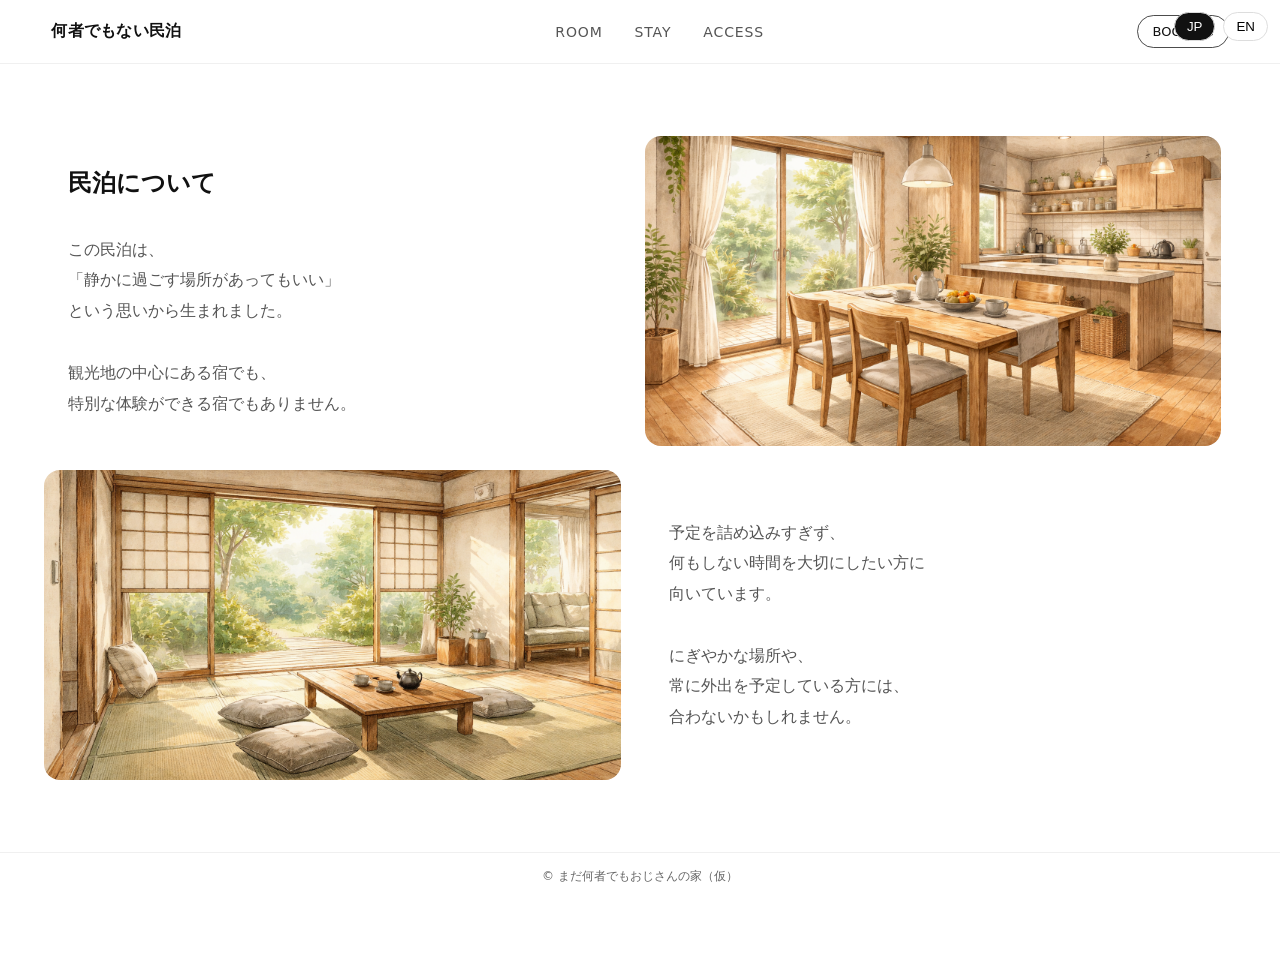
<file: index.html>
<!doctype html>
<html lang="ja">
<head>
  <meta charset="utf-8">
  <meta name="viewport" content="width=device-width, initial-scale=1">
  <title>何者でもない民泊｜民泊</title>
  <meta name="description" content="金沢観光の拠点に便利な立地。静かに過ごすための一軒家の民泊です。">
  <link rel="stylesheet" href="./style.css">
</head>

<body>
  <!-- Header -->
  <header class="site-header">
    <div class="header-inner">
      <a class="brand" href="#top">
        <span data-lang="jp">何者でもない民泊</span>
        <span data-lang="en" hidden>Nameless Stay</span>
      </a>

      <nav class="gnav" aria-label="Primary">
        <a href="#room">ROOM</a>
        <a href="#stay">STAY</a>
        <a href="#access">ACCESS</a>
      </nav>

      <a class="cta" href="./booking.html">BOOKING</a>
    </div>
  </header>

  <!-- Language switch -->
  <div class="langbar" aria-label="Language switch">
    <button type="button" data-lang-btn="jp" class="active">JP</button>
    <button type="button" data-lang-btn="en">EN</button>
  </div>

  <!-- Snap container -->
  <main class="snap">
    <!-- HERO -->
    <section class="hero snap-section" id="top">
      <img class="hero__img" src="./img/house-view.png" alt="建物の外観">
      <div class="hero__overlay">
        <div class="hero__content">
          <h1>
            <span data-lang="jp">まだ何者でもおじさんの家（仮）</span>
            <span data-lang="en" hidden>A Simple House Run by Ordinary People</span>
          </h1>
          <p class="note">
            <span data-lang="jp">普通の一軒家に、泊まるという選択。</span>
            <span data-lang="en" hidden>A quiet house in Kanazawa.</span>
          </p>
        </div>
      </div>
    </section>

    <!-- LOCATION -->
    <section class="location-hero snap-section" id="location">
      <img class="location-hero__img" src="./img/kanazawa-location.png" alt="金沢観光地アクセス">
      <div class="location-hero__content">
        <h2>
          <span data-lang="jp">金沢観光にちょうどいい場所</span>
          <span data-lang="en" hidden>Convenient location in Kanazawa</span>
        </h2>
        <p class="note">
          <span data-lang="jp">観光のあと、静かに休むための場所。</span>
          <span data-lang="en" hidden>A quiet base after sightseeing.</span>
        </p>
      </div>
    </section>

    <!-- ABOUT -->
    <section class="snap-section" id="about">
      <div class="about-grid">
        <div class="about-cell about-text">
          <h2>
            <span data-lang="jp">民泊について</span>
            <span data-lang="en" hidden>About</span>
          </h2>

          <p class="note">
            <span data-lang="jp">
              この民泊は、<br>
              「静かに過ごす場所があってもいい」<br>
              という思いから生まれました。
            </span>
            <span data-lang="en" hidden>
              This house was created with the idea that<br>
              it’s okay to have a quiet place to simply stay.
            </span>
          </p>

          <p class="note">
            <span data-lang="jp">
              観光地の中心にある宿でも、<br>
              特別な体験ができる宿でもありません。
            </span>
            <span data-lang="en" hidden>
              It is not located in the heart of tourist areas,<br>
              nor is it a place for special experiences.
            </span>
          </p>
        </div>

        <div class="about-cell about-media">
          <img src="./img/about-dining-kitchen.png" alt="Dining and kitchen area">
        </div>

        <div class="about-cell about-media">
          <img src="./img/about-living-room.png" alt="Tatami room and living space">
        </div>

        <div class="about-cell about-text">
          <p class="note">
            <span data-lang="jp">
              予定を詰め込みすぎず、<br>
              何もしない時間を大切にしたい方に<br>
              向いています。
            </span>
            <span data-lang="en" hidden>
              This place suits those who prefer not to overfill their schedules<br>
              and value time spent doing nothing.
            </span>
          </p>

          <p class="note">
            <span data-lang="jp">
              にぎやかな場所や、<br>
              常に外出を予定している方には、<br>
              合わないかもしれません。
            </span>
            <span data-lang="en" hidden>
              It may not be suitable for those who seek lively places<br>
              or plan to be out all the time.
            </span>
          </p>
        </div>
      </div>
    </section>

    <!-- ROOMS -->
    <section class="snap-section" id="room">
      <div class="inner">
        <h2>
          <span data-lang="jp">部屋</span>
          <span data-lang="en" hidden>Rooms</span>
        </h2>

        <section class="room-item" id="room-ldk">
          <img class="room-hero" src="./img/room-ldk.png" alt="リビング・ダイニング・キッチン">
          <h3>
            <span data-lang="jp">リビング・ダイニング・キッチン</span>
            <span data-lang="en" hidden>Living, Dining & Kitchen</span>
          </h3>
          <p class="note">
            <span data-lang="jp">
              この家の中心となるLDKです。
              観光から戻ったあと、荷物を広げて一息つける空間として
              静かに過ごせるよう整えています。
            </span>
            <span data-lang="en" hidden>
              This is the heart of the house.
              A calm and comfortable space where you can relax,
              unpack your belongings, and take a break after sightseeing.
            </span>
          </p>
        </section>

        <section class="room-item" id="room-washitsu">
          <img class="room-hero" src="./img/room-washitsu.png" alt="和室">
          <h3>
            <span data-lang="jp">和室</span>
            <span data-lang="en" hidden>Japanese-style Room</span>
          </h3>
          <p class="note">
            <span data-lang="jp">
              畳のある、静かな和室です。
              予定を詰め込まず、
              何もしない時間を過ごしたい方に向いています。
            </span>
            <span data-lang="en" hidden>
              A quiet Japanese-style room with tatami mats.
              Ideal for guests who want to slow down
              and enjoy doing nothing.
            </span>
          </p>
        </section>

        <section class="room-item" id="room-bedroom">
          <img class="room-hero" src="./img/room-bedroom.png" alt="寝室">
          <h3>
            <span data-lang="jp">寝室</span>
            <span data-lang="en" hidden>Bedroom</span>
          </h3>
          <p class="note">
            <span data-lang="jp">
              夜は静かに休める寝室です。
              清潔さと落ち着きを大切にし、
              ゆっくりと体を休められるよう整えています。
            </span>
            <span data-lang="en" hidden>
              A quiet bedroom designed for restful nights.
              Clean, calm, and comfortable,
              so you can relax and recharge.
            </span>
          </p>
        </section>
      </div>
    </section>

    <!-- STAY -->
    <section class="snap-section" id="stay">
      <div class="stay-split">
        <div class="stay-media">
          <img src="./img/stay-quiet.png" alt="静かな時間を過ごすための空間">
        </div>

        <div class="stay-content">
          <div class="inner">
            <h2>
              <span data-lang="jp">滞在</span>
              <span data-lang="en" hidden>Stay</span>
            </h2>

            <div class="stay-item">
              <h3>
                <span data-lang="jp">ただいま</span>
                <span data-lang="en" hidden>Come back</span>
              </h3>
              <p class="note">
                <span data-lang="jp">
                  観光から戻ったあと、この家は「一度立ち止まる場所」になります。<br>
                  靴を脱いで、荷物を置いて、次の予定を急いで決めなくても大丈夫です。
                </span>
                <span data-lang="en" hidden>
                  After sightseeing, this house becomes a place to pause.<br>
                  Take off your shoes, drop your bags, and slow down.
                </span>
              </p>
            </div>

            <div class="stay-item">
              <h3>
                <span data-lang="jp">何もしない</span>
                <span data-lang="en" hidden>Do nothing</span>
              </h3>
              <p class="note">
                <span data-lang="jp">
                  予定を詰め込まなくても、この家で過ごす時間があります。<br>
                  畳に座ったり、窓の外を眺めたり。何もしない時間も、滞在の一部です。
                </span>
                <span data-lang="en" hidden>
                  You don’t have to fill your schedule.<br>
                  Sit on tatami, watch outside—doing nothing is part of the stay.
                </span>
              </p>
            </div>

            <div class="stay-item">
              <h3>
                <span data-lang="jp">また出かける</span>
                <span data-lang="en" hidden>Go out again</span>
              </h3>
              <p class="note">
                <span data-lang="jp">
                  朝は、静かに準備をして出かけられます。<br>
                  観光の拠点として、毎日ここに戻ってこられる安心感があります。
                </span>
                <span data-lang="en" hidden>
                  In the morning, you can prepare quietly and head out.<br>
                  It’s a calm base you can return to each day.
                </span>
              </p>
            </div>
          </div>
        </div>
      </div>
    </section>

    <!-- ACCESS -->
    <section class="snap-section" id="access">
      <div class="inner access">
        <header class="access-head">
          <h2>
            <span data-lang="jp">アクセス</span>
            <span data-lang="en" hidden>Access</span>
          </h2>
          <p class="note">
            <span data-lang="jp">金沢観光の拠点として、移動しやすい場所です。</span>
            <span data-lang="en" hidden>A convenient base for exploring Kanazawa.</span>
          </p>
        </header>

        <div class="access-grid">
          <div class="access-cards">
            <section class="access-card">
              <h3>
                <span data-lang="jp">最寄り</span>
                <span data-lang="en" hidden>Nearest</span>
              </h3>
              <ul class="note access-list">
                <li>
                  <span data-lang="jp">バス停：〇〇（徒歩〇分）</span>
                  <span data-lang="en" hidden>Bus stop: XX (X min walk)</span>
                </li>
                <li>
                  <span data-lang="jp">コンビニ：〇〇（徒歩〇分）</span>
                  <span data-lang="en" hidden>Convenience store: XX (X min walk)</span>
                </li>
              </ul>
            </section>

            <section class="access-card">
              <h3>
                <span data-lang="jp">主要スポットまで</span>
                <span data-lang="en" hidden>To major spots</span>
              </h3>
              <ul class="note access-list">
                <li>
                  <span data-lang="jp">金沢駅：〇分</span>
                  <span data-lang="en" hidden>Kanazawa Station: X min</span>
                </li>
                <li>
                  <span data-lang="jp">兼六園：〇分</span>
                  <span data-lang="en" hidden>Kenrokuen: X min</span>
                </li>
                <li>
                  <span data-lang="jp">ひがし茶屋街：〇分</span>
                  <span data-lang="en" hidden>Higashi Chaya District: X min</span>
                </li>
              </ul>
            </section>

            <section class="access-card">
              <h3>
                <span data-lang="jp">駐車・チェックイン</span>
                <span data-lang="en" hidden>Parking & check-in</span>
              </h3>
              <p class="note">
                <span data-lang="jp">駐車：〇〇（台数 / 料金）／チェックイン：〇〇</span>
                <span data-lang="en" hidden>Parking: XX / Check-in: XX</span>
              </p>
            </section>
          </div>

          <div class="access-map" aria-label="Map">
            <div class="access-map__box">
              <iframe
                src="https://www.google.com/maps/embed?pb=!1m18!1m12!1m3!1d3204.667386016281!2d136.660071211574!3d36.56213208096766!2m3!1f0!2f0!3f0!3m2!1i1024!2i768!4f13.1!3m3!1m2!1s0x5ff83383f9b25905%3A0x970a7b3df003f2e4!2z5YW85YWt5ZyS!5e0!3m2!1sja!2sjp!4v1768721083100!5m2!1sja!2sjp"
                title="Google Map"
                width="100%"
                height="100%"
                style="border:0;"
                allowfullscreen
                loading="lazy"
                referrerpolicy="no-referrer-when-downgrade">
              </iframe>
            </div>
          </div>
        </div>
      </div>
    </section>

    <!-- FACILITIES -->
    <section class="snap-section" id="facilities">
      <div class="inner">
        <h2>
          <span data-lang="jp">施設案内</span>
          <span data-lang="en" hidden>Facilities</span>
        </h2>

        <ul class="note" data-lang="jp">
          <li>一軒家まるごと</li>
          <li>Wi-Fiあり</li>
          <li>キッチンあり</li>
          <li>浴室あり</li>
        </ul>

        <ul class="note" data-lang="en" hidden>
          <li>Entire house</li>
          <li>Wi-Fi</li>
          <li>Kitchen</li>
          <li>Bathroom</li>
        </ul>
      </div>
    </section>
  </main>
   <!-- Footer -->
    <footer class="site-footer">
      <div class="footer-inner">
        <p data-lang="jp">© まだ何者でもおじさんの家（仮）</p>
        <p data-lang="en" hidden>© Nameless Stay</p>
      </div>
    </footer>

  <script>
    const btns = document.querySelectorAll("[data-lang-btn]");
    const targets = document.querySelectorAll("[data-lang]");

    btns.forEach(btn => {
      btn.addEventListener("click", () => {
        const lang = btn.dataset.langBtn;
        btns.forEach(b => b.classList.remove("active"));
        btn.classList.add("active");
        targets.forEach(el => {
          el.hidden = (el.dataset.lang !== lang);
        });
      });
    });
  </script>
</body>
</html>
</file>
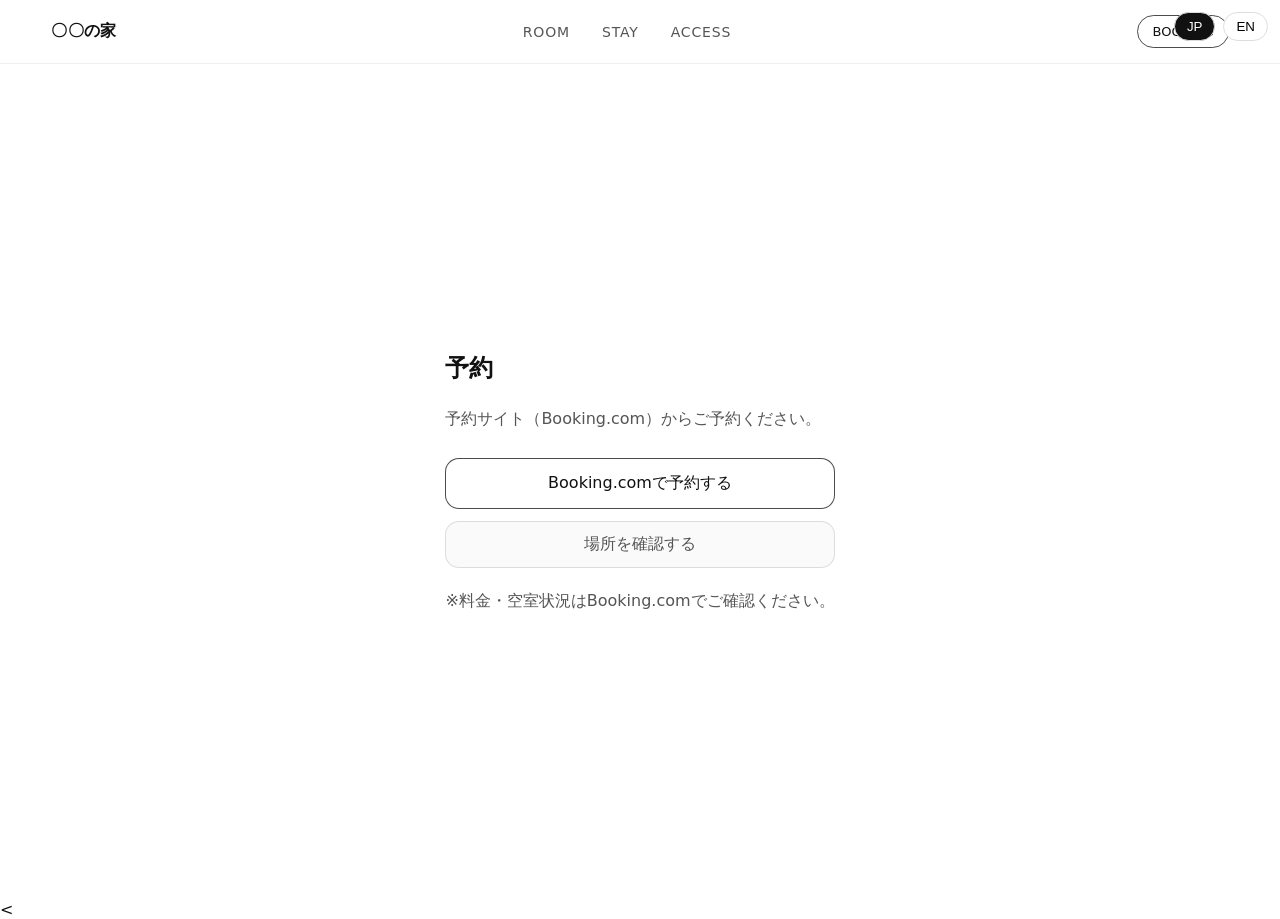
<file: booking.html>
<!doctype html>
<html lang="ja">
<head>
  <meta charset="utf-8">
  <meta name="viewport" content="width=device-width, initial-scale=1">
  <title>Booking｜何者でもない民泊</title>
  <meta name="description" content="何者でもない民泊の予約ページです。">
  <link rel="stylesheet" href="./style.css">
</head>

<body class="page">

  <!-- ===== 言語切替（固定UI） ===== -->
  <div class="langbar">
    <button type="button" data-lang-btn="jp" class="active">JP</button>
    <button type="button" data-lang-btn="en">EN</button>
  </div>

  <!-- ===== Header ===== -->
  <header class="site-header">
    <div class="header-inner">
      <a class="brand" href="./index.html#top">〇〇の家</a>

      <nav class="gnav" aria-label="Primary">
        <a href="./index.html#room">ROOM</a>
        <a href="./index.html#stay">STAY</a>
        <a href="./index.html#access">ACCESS</a>
      </nav>

      <a class="cta" href="./booking.html" aria-current="page">BOOKING</a>
    </div>
  </header>

  <!-- ===== Main ===== -->
  <main class="page-main">
    <section class="page-hero">
      <div class="inner">

        <h1>
          <span data-lang="jp">予約</span>
          <span data-lang="en" hidden>Booking</span>
        </h1>

        <p class="note">
          <span data-lang="jp">予約サイト（Booking.com）からご予約ください。</span>
          <span data-lang="en" hidden>Please make a reservation via Booking.com.</span>
        </p>

        <div class="booking-actions">
          <!-- ★ Booking.com 実体リンク（URLだけ差し替える） -->
          <a
            class="booking-btn"
            href="https://www.booking.com/（ここに施設のURL）"
            target="_blank"
            rel="noopener"
          >
            <span data-lang="jp">Booking.comで予約する</span>
            <span data-lang="en" hidden>Book on Booking.com</span>
          </a>

          <!-- 補助導線 -->
          <a class="booking-sub" href="./index.html#access">
            <span data-lang="jp">場所を確認する</span>
            <span data-lang="en" hidden>Check location</span>
          </a>
        </div>

        <div class="booking-note">
          <p class="note">
            <span data-lang="jp">※料金・空室状況はBooking.comでご確認ください。</span>
            <span data-lang="en" hidden>*Rates and availability are shown on Booking.com.</span>
          </p>
        </div>

      </div>
    </section>
  </main>

  <!-- ===== Language Switch Script ===== -->
  <script>
    const btns = document.querySelectorAll("[data-lang-btn]");
    const targets = document.querySelectorAll("[data-lang]");

    btns.forEach(btn => {
      btn.addEventListener("click", () => {
        const lang = btn.dataset.langBtn;
        btns.forEach(b => b.classList.remove("active"));
        btn.classList.add("active");
        targets.forEach(el => {
          el.hidden = el.dataset.lang !== lang;
        });
      });
    });
  </script>

<
</file>
<file: style.css>
/* =========================================================
   Base / Reset
========================================================= */
* { box-sizing: border-box; }
html, body { height: 100%; }

:root{
  --header-h: 64px;
  --footer-h: 48px; /* site-footerのheightと合わせる */
  --vh: calc(100vh - var(--header-h) - var(--footer-h)); /* “見える領域” */
}

body{
  margin: 0;
  font-family: system-ui, -apple-system, "Noto Sans JP", sans-serif;
  color: #111;
  overflow: hidden; /* snap運用 */
}

/* =========================================================
   Header
========================================================= */
.site-header{
  position: fixed;
  top: 0; left: 0; right: 0;
  height: var(--header-h);
  z-index: 900;

  display: flex;
  align-items: center;

  background: rgba(255,255,255,0.88);
  backdrop-filter: blur(8px);
  border-bottom: 1px solid rgba(0,0,0,0.06);
}

.header-inner{
  width: min(1200px, 92vw);
  margin: 0 auto;

  display: flex;
  align-items: center;
  justify-content: space-between;
  gap: 16px;
}

.brand{
  text-decoration: none;
  color: #111;
  font-weight: 600;
  letter-spacing: 0.02em;
  white-space: nowrap;
}

.gnav{
  display: flex;
  gap: 28px;
  align-items: center;

  overflow-x: auto;
  -webkit-overflow-scrolling: touch;
  scrollbar-width: none;
}
.gnav::-webkit-scrollbar{ display: none; }

.gnav a{
  text-decoration: none;
  color: #555;
  font-size: 14px;
  letter-spacing: 0.06em;
  padding: 6px 2px;
  white-space: nowrap;
}
.gnav a:hover{
  color: #111;
  text-decoration: underline;
  text-underline-offset: 6px;
  text-decoration-thickness: 1px;
}

.cta{
  text-decoration: none;
  color: #111;
  border: 1px solid rgba(0,0,0,0.7);
  border-radius: 999px;
  padding: 8px 14px;
  font-size: 13px;
  white-space: nowrap;
}
.cta:hover{
  background: rgba(0,0,0,0.06);
}

/* =========================================================
   Language Bar
========================================================= */
.langbar{
  position: fixed;
  top: 12px;
  right: 12px;
  z-index: 1000;

  display: flex;
  gap: 8px;
}
.langbar button{
  padding: 6px 12px;
  border-radius: 999px;
  border: 1px solid #ddd;
  background: #fff;
  cursor: pointer;
}
.langbar button.active{
  background: #111;
  color: #fff;
}

/* =========================================================
   Snap Layout
========================================================= */
.snap{
  height: var(--vh);
  margin-top: var(--header-h);

  overflow-y: auto;
  scroll-snap-type: y mandatory;

  /* JP/ENでスクロールバー有無が変わっても幅が揺れない */
  scrollbar-gutter: stable;
}

.snap-section{
  min-height: var(--vh);
  scroll-snap-align: start;
  scroll-snap-stop: always;

  display: flex;
  align-items: center; /* デフォは中央寄せ */
}

/* =========================================================
   Common
========================================================= */
.inner{
  max-width: 900px;
  margin: 0 auto;
  padding: 0 24px;
}

.note{
  color: #555;
  line-height: 1.9;
}

/* =========================================================
   HERO
========================================================= */
.hero{ position: relative; }

.hero__img{
  width: 100%;
  height: var(--vh);
  object-fit: cover;
}

.hero__overlay{
  position: absolute;
  inset: 0;
  display: flex;
  align-items: flex-end;
  padding: 48px 24px;
}

.hero__content{
  max-width: 900px;
  margin: 0 auto;
  color: #fff;
}

.hero .note{
  color: rgba(255,255,255,0.92);
}

/* =========================================================
   LOCATION
========================================================= */
.location-hero{ position: relative; }

.location-hero__img{
  width: 100%;
  height: var(--vh);
  object-fit: cover;
}

.location-hero::after{
  content:"";
  position:absolute;
  inset:0;
  background: rgba(0,0,0,.4);
}

.location-hero__content{
  position:absolute;
  left:50%;
  bottom:15%;
  transform: translateX(-50%);
  color:#fff;
  text-align:center;
  z-index:1;
}

.location-hero .note{
  color: rgba(255,255,255,0.92);
}

/* =========================================================
   ABOUT
========================================================= */
#about{
  padding: 0;
  align-items: stretch; /* snap-section中央寄せ解除 */
}

.about-grid{
  width: min(1200px, 92vw);
  margin: 0 auto;

  height: var(--vh);
  display: grid;
  grid-template-columns: 1fr 1fr;
  grid-template-rows: 1fr 1fr;
  gap: 24px;

  padding: 72px 0;
}

.about-cell{
  border-radius: 16px;
  overflow: hidden;
}

.about-text{
  display: flex;
  flex-direction: column;
  justify-content: center;
  padding: 24px;
}

.about-media img{
  width: 100%;
  height: 100%;
  object-fit: cover;
  display: block;
}

/* =========================================================
   ROOM
========================================================= */
#room{
  padding: 0;
  align-items: flex-start; /* 文章量での縦再配置を防ぐ */
}

#room .inner{
  max-width: 1040px;
  padding: 96px 24px;
}

.room-item{
  margin-bottom: 96px;
}

.room-item h3{
  font-size: 18px;
  font-weight: 500;
  margin: 0 0 12px;
}

/* ROOM画像：比率固定（JP/ENでもブレない） */
.room-hero{
  width: 100%;
  aspect-ratio: 16 / 9;
  height: auto;
  object-fit: cover;
  display: block;
  border-radius: 16px;
  margin: 0 0 24px;
}

/* =========================================================
   STAY
========================================================= */
#stay{
  padding: 0;
  align-items: stretch; /* snap-section中央寄せ解除 */
}

#stay .stay-split{
  width: min(1280px, 94vw);
  margin: 0 auto;

  height: var(--vh);
  display: grid;
  grid-template-columns: 1.25fr 1fr;
  gap: 48px;
  align-items: center;

  padding: 56px 0;
}

#stay .stay-media img{
  width: 100%;
  height: 100%;
  max-height: calc(var(--vh) - 112px); /* 上下padding(56*2)ぶん引く */
  object-fit: cover;
  border-radius: 16px;
  display: block;
}

#stay .stay-content .inner{
  max-width: 560px;
  padding: 0;
}

#stay .stay-item{ margin-bottom: 32px; }

#stay .stay-item h3{
  font-size: 18px;
  font-weight: 500;
  margin: 0 0 10px;
}

/* =========================================================
   ACCESS
========================================================= */
.access-head{ margin-bottom: 28px; }

.access-grid{
  display: grid;
  grid-template-columns: 1fr 520px;
  gap: 28px;
  align-items: start;
}

.access-cards{
  display: grid;
  gap: 16px;
}

.access-card{
  border: 1px solid rgba(0,0,0,0.08);
  border-radius: 16px;
  padding: 18px;
  background: rgba(255,255,255,0.7);
}

.access-card h3{
  margin: 0 0 10px;
  font-size: 16px;
  font-weight: 600;
}

.access-list{
  margin: 0;
  padding-left: 18px;
}

.access-map{
  width: 100%;
  max-width: 520px;
  justify-self: end;
}

/* “表示で切る”本体：枠でトリミングする */
.access-map__box{
  width: 100%;
  height: 420px;

  border-radius: 16px;
  overflow: hidden; /* ← これが切り抜き */
  border: 1px dashed rgba(0,0,0,0.25);
  background: rgba(0,0,0,0.02);
}

.access-map__box iframe{
  width: 100%;
  height: 100%;
  border: 0;
  display: block;
}

/* =========================================================
   FOOTER（細くそっと：固定表示）
========================================================= */
.site-footer{
  position: fixed;
  left: 0;
  right: 0;
  bottom: 0;
  z-index: 800;

  height: var(--footer-h);
  display: flex;
  align-items: center;

  background: rgba(255,255,255,0.85);
  backdrop-filter: blur(8px);
  border-top: 1px solid rgba(0,0,0,0.06);

  font-size: 12px;
  color: #666;
}

.footer-inner{
  width: min(1200px, 92vw);
  margin: 0 auto;
  text-align: center;
}

/* =========================================================
   BOOKING page (non-snap)
========================================================= */
.page{ overflow: auto; }
.page-main{ padding-top: var(--header-h); }

.page-hero{
  min-height: calc(100vh - var(--header-h));
  display: flex;
  align-items: center;
}

.booking-actions{
  margin-top: 24px;
  display: grid;
  gap: 12px;
  max-width: 520px;
}

.booking-btn{
  display: inline-flex;
  align-items: center;
  justify-content: center;
  padding: 14px 16px;
  border-radius: 14px;
  text-decoration: none;

  color: #111;
  border: 1px solid rgba(0,0,0,0.7);
  background: rgba(255,255,255,0.85);
}
.booking-btn:hover{ background: rgba(0,0,0,0.06); }

.booking-sub{
  display: inline-flex;
  align-items: center;
  justify-content: center;
  padding: 12px 16px;
  border-radius: 14px;
  text-decoration: none;

  color: #555;
  border: 1px solid rgba(0,0,0,0.12);
  background: rgba(0,0,0,0.02);
}
.booking-sub:hover{ background: rgba(0,0,0,0.04); }

.booking-note{ margin-top: 18px; }

/* =========================================================
   Responsive（スマホ）
========================================================= */
@media (max-width: 768px){
  :root{
    --header-h: 56px;
    --footer-h: 48px;
    --vh: calc(100vh - var(--header-h) - var(--footer-h));
  }

  /* Header：スマホはgnavを消して安定させる */
  .header-inner{
    width: min(1200px, 94vw);
    justify-content: space-between;
  }

  .gnav{
    display: none;
  }

  /* langbarの“席”を確保してBOOKINGと被らないようにする */
  .cta{
    margin-right: 86px; /* 78〜96pxで微調整OK */
    padding: 7px 10px;
    font-size: 12px;
  }

  .langbar{
    top: 10px;
    right: 10px;
    gap: 6px;
  }

  .langbar button{
    padding: 6px 10px;
    font-size: 12px;
  }

  /* ABOUT：縦積み */
  .about-grid{
    height: auto;
    grid-template-columns: 1fr;
    grid-template-rows: auto;
    padding: 48px 0;
  }

  /* ROOM：スマホは少し縦めにして見栄え安定 */
  .room-hero{
    aspect-ratio: 4 / 3;
    border-radius: 12px;
  }

  /* STAY：縦並び */
  #stay .stay-split{
    height: auto;
    grid-template-columns: 1fr;
    gap: 24px;
    padding: 56px 0;
  }

  #stay .stay-media img{
    height: 42vh;
    max-height: none;
    border-radius: 12px;
  }

  #stay .stay-content .inner{
    max-width: 900px;
    padding: 0 24px;
  }

  /* ACCESS：縦並び */
  .access-grid{
    grid-template-columns: 1fr;
  }

  .access-map{
    max-width: none;
    justify-self: stretch;
  }

  .access-map__box{
    height: 320px;
  }
}
</file>
